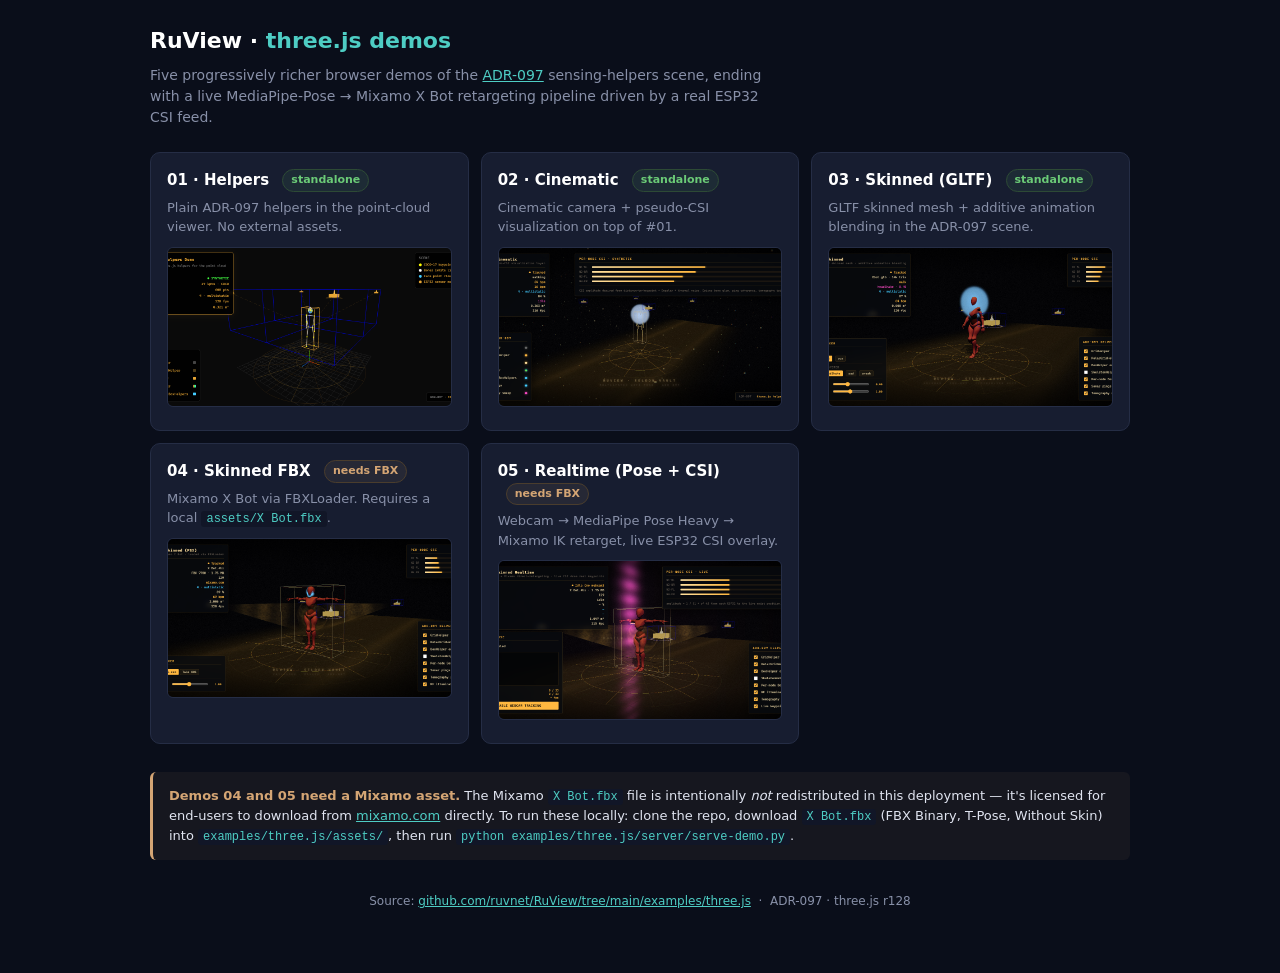
<file: three.js/index.html>
<!DOCTYPE html>
<html lang="en">
<head>
<meta charset="utf-8">
<meta name="viewport" content="width=device-width,initial-scale=1">
<meta name="robots" content="noindex,nofollow">
<title>RuView · three.js demos · ADR-097 sensing-helpers scene</title>
<style>
  :root {
    --bg: #0a0e1a;
    --bg2: #111627;
    --card: #171d30;
    --card-h: #1e2540;
    --border: #252d45;
    --t1: #e0e4f0;
    --t2: #8890a8;
    --cyan: #4ecdc4;
    --green: #6bcb77;
    --amber: #d4a574;
    --r: 10px;
  }
  * { box-sizing: border-box; margin: 0; padding: 0; }
  body {
    font-family: 'Segoe UI', system-ui, -apple-system, sans-serif;
    background: var(--bg);
    color: var(--t1);
    line-height: 1.5;
    padding: 24px 16px 64px;
  }
  .wrap { max-width: 980px; margin: 0 auto; }
  h1 { font-size: 22px; color: #fff; }
  h1 span { color: var(--cyan); }
  .lede { color: var(--t2); margin: 8px 0 24px; font-size: 14px; max-width: 70ch; }
  .pill {
    display: inline-block;
    padding: 2px 8px;
    border-radius: 999px;
    font-size: 11px;
    margin-left: 8px;
    vertical-align: middle;
    border: 1px solid var(--border);
    background: var(--bg2);
    color: var(--t2);
  }
  .pill.ok    { color: var(--green); border-color: #2d4a35; background: rgba(107, 203, 119, 0.08); }
  .pill.warn  { color: var(--amber); border-color: #4a3d2d; background: rgba(212, 165, 116, 0.08); }
  .grid {
    display: grid;
    grid-template-columns: repeat(auto-fit, minmax(280px, 1fr));
    gap: 12px;
    margin-top: 16px;
  }
  .card {
    background: var(--card);
    border: 1px solid var(--border);
    border-radius: var(--r);
    padding: 16px;
    text-decoration: none;
    color: inherit;
    transition: background 0.12s, border-color 0.12s, transform 0.12s;
  }
  .card:hover {
    background: var(--card-h);
    border-color: var(--cyan);
    transform: translateY(-1px);
  }
  .card h2 { font-size: 15px; color: #fff; margin-bottom: 6px; }
  .card .sub { color: var(--t2); font-size: 13px; }
  .card img {
    margin-top: 10px;
    width: 100%;
    aspect-ratio: 16/9;
    object-fit: cover;
    border-radius: 6px;
    border: 1px solid var(--border);
    background: #000;
  }
  .note {
    margin-top: 28px;
    padding: 14px 16px;
    background: rgba(212, 165, 116, 0.06);
    border-left: 3px solid var(--amber);
    border-radius: 6px;
    font-size: 13px;
    color: var(--t1);
  }
  .note b { color: var(--amber); }
  code {
    font-family: 'Cascadia Code', Consolas, monospace;
    background: var(--bg2);
    padding: 1px 5px;
    border-radius: 3px;
    color: var(--cyan);
    font-size: 12px;
  }
  a { color: var(--cyan); }
  .foot {
    color: var(--t2);
    font-size: 12px;
    margin-top: 32px;
    text-align: center;
  }
  .foot a { color: var(--cyan); }
</style>
</head>
<body>
<div class="wrap">

<h1>RuView · <span>three.js demos</span></h1>
<p class="lede">
  Five progressively richer browser demos of the <a href="https://github.com/ruvnet/RuView/blob/main/docs/adr/ADR-097-adopt-rvcsi-as-ruview-csi-runtime.md">ADR-097</a>
  sensing-helpers scene, ending with a live MediaPipe-Pose → Mixamo X Bot retargeting pipeline driven
  by a real ESP32 CSI feed.
</p>

<div class="grid">

  <a class="card" href="demos/01-helpers.html">
    <h2>01 · Helpers <span class="pill ok">standalone</span></h2>
    <div class="sub">Plain ADR-097 helpers in the point-cloud viewer. No external assets.</div>
    <img src="screenshots/01-helpers.png" alt="01 screenshot">
  </a>

  <a class="card" href="demos/02-cinematic.html">
    <h2>02 · Cinematic <span class="pill ok">standalone</span></h2>
    <div class="sub">Cinematic camera + pseudo-CSI visualization on top of #01.</div>
    <img src="screenshots/02-cinematic.png" alt="02 screenshot">
  </a>

  <a class="card" href="demos/03-skinned.html">
    <h2>03 · Skinned (GLTF) <span class="pill ok">standalone</span></h2>
    <div class="sub">GLTF skinned mesh + additive animation blending in the ADR-097 scene.</div>
    <img src="screenshots/03-skinned.png" alt="03 screenshot">
  </a>

  <a class="card" href="demos/04-skinned-fbx.html">
    <h2>04 · Skinned FBX <span class="pill warn">needs FBX</span></h2>
    <div class="sub">Mixamo X Bot via FBXLoader. Requires a local <code>assets/X Bot.fbx</code>.</div>
    <img src="screenshots/04-skinned-fbx.png" alt="04 screenshot">
  </a>

  <a class="card" href="demos/05-skinned-realtime.html">
    <h2>05 · Realtime (Pose + CSI) <span class="pill warn">needs FBX</span></h2>
    <div class="sub">Webcam → MediaPipe Pose Heavy → Mixamo IK retarget, live ESP32 CSI overlay.</div>
    <img src="screenshots/05-skinned-realtime.png" alt="05 screenshot">
  </a>

</div>

<div class="note">
  <b>Demos 04 and 05 need a Mixamo asset.</b> The Mixamo
  <code>X Bot.fbx</code> file is intentionally <em>not</em> redistributed in
  this deployment — it's licensed for end-users to download from
  <a href="https://mixamo.com" target="_blank" rel="noopener">mixamo.com</a> directly.
  To run these locally: clone the repo, download <code>X Bot.fbx</code>
  (FBX Binary, T-Pose, Without Skin) into
  <code>examples/three.js/assets/</code>, then run
  <code>python examples/three.js/server/serve-demo.py</code>.
</div>

<div class="foot">
  Source: <a href="https://github.com/ruvnet/RuView/tree/main/examples/three.js">github.com/ruvnet/RuView/tree/main/examples/three.js</a>
  &nbsp;·&nbsp; ADR-097 · three.js r128
</div>

</div>
</body>
</html>
</file>
